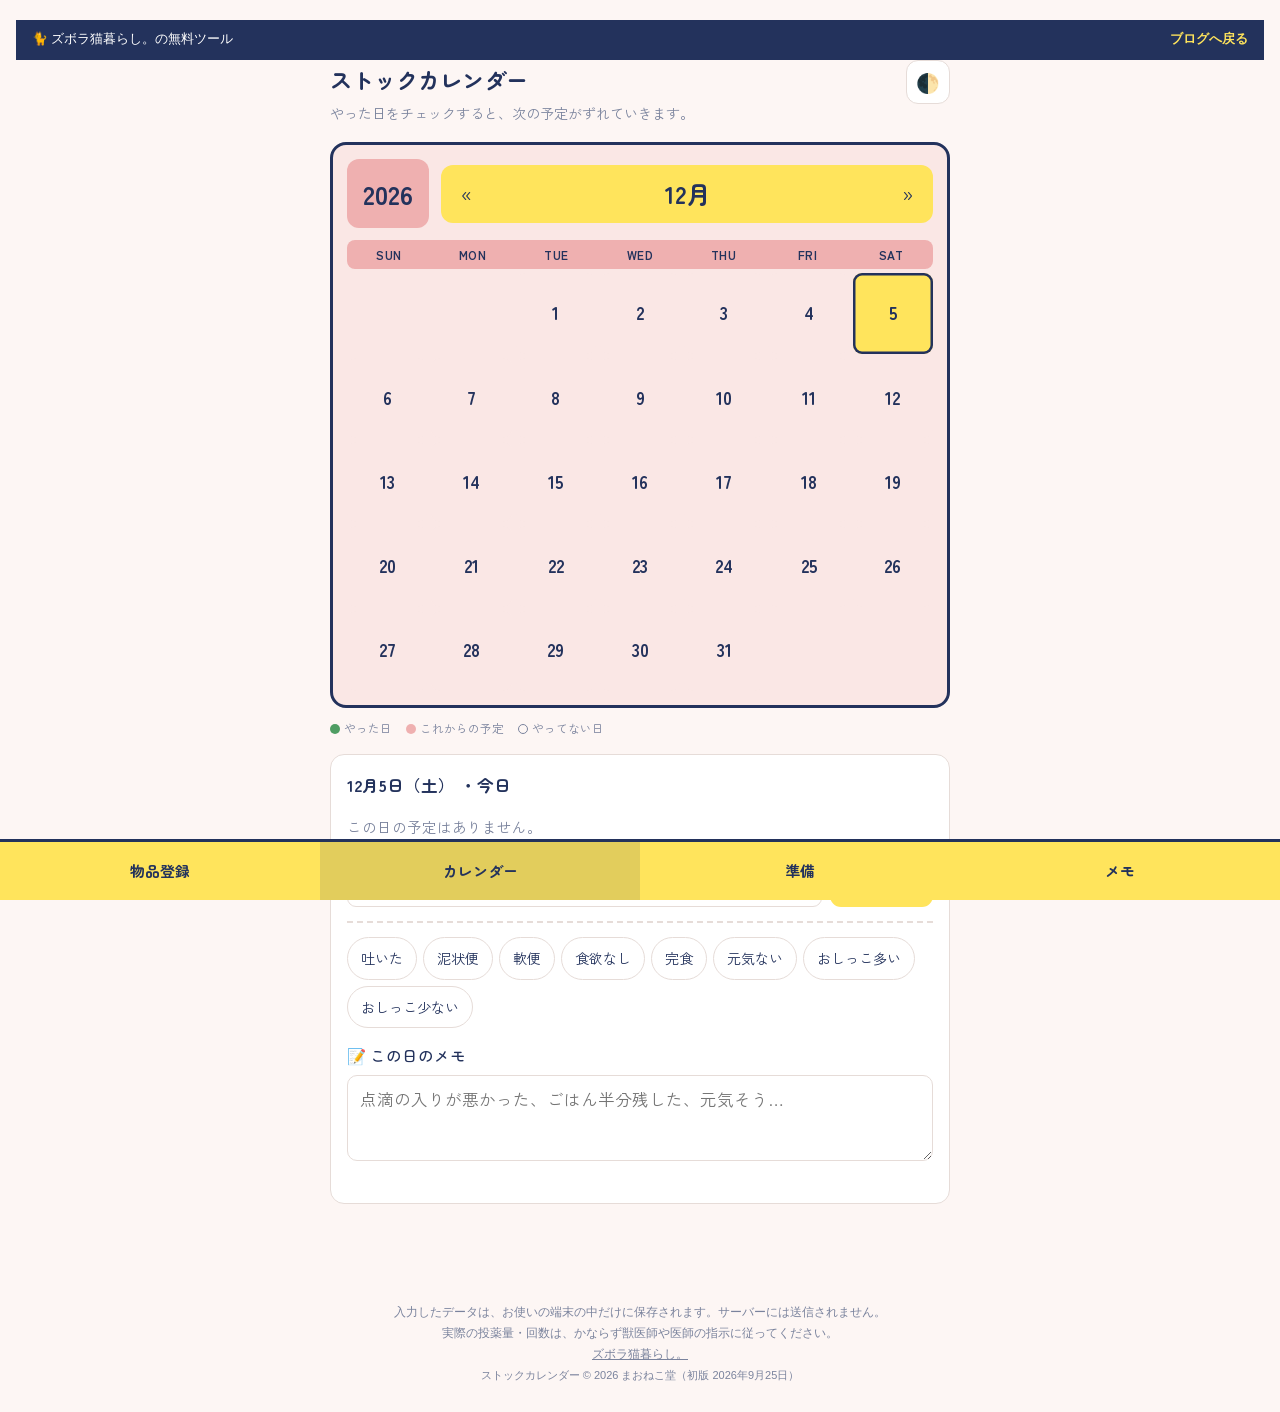
<file: static/tools/stock-calendar/index.html>
<!doctype html>
<html lang="ja">
<head>
<meta charset="utf-8">
<meta name="viewport" content="width=device-width,initial-scale=1,viewport-fit=cover">
<meta name="description" content="猫の点滴・薬・サプリや、介護や育児の消耗品を「あと何日分あるか」で管理するカレンダーです。やった日をチェックすると、次の予定と残りが自動で計算されます。">
<link rel="canonical" href="https://zubora-neko.com/tools/stock-calendar/">
<meta property="og:title" content="ストックカレンダー｜ズボラ猫暮らし。">
<meta property="og:description" content="点滴・薬・消耗品の残りと、やった記録をまとめて管理できる無料ツールです。">
<meta property="og:url" content="https://zubora-neko.com/tools/stock-calendar/">
<meta property="og:type" content="website">
<style>
:root{box-sizing:border-box;padding-top:env(safe-area-inset-top,0px)}
*{box-sizing:inherit}
[hidden]{display:none!important}
img{max-width:100%}
.sitebar{background:#23325c;color:#fff;font-size:12.5px;padding:9px 16px;display:flex;
  justify-content:space-between;align-items:center;gap:12px;flex-wrap:wrap;
  font-family:"Hiragino Sans","Yu Gothic",sans-serif}
.sitebar a{color:#ffe45c;text-decoration:none;font-weight:700}
.sitebar a:hover{text-decoration:underline}
.pagefoot{text-align:center;font-size:12px;color:#7a839d;padding:0 16px 26px;
  font-family:"Hiragino Sans","Yu Gothic",sans-serif}
.pagefoot a{color:#7a839d}
</style>
</head>
<body>
<div class="sitebar">
  <span>🐈 ズボラ猫暮らし。の無料ツール</span>
  <a href="https://zubora-neko.com/">ブログへ戻る</a>
</div>
<!--
  ストックカレンダー（Stock Calendar）
  © 2026 まおねこ堂 / ズボラ猫暮らし。  https://zubora-neko.com/tools/stock-calendar/
  初版公開：2026年9月25日
  著作者：まおねこ（まおねこ堂）
  このページの設計・コードの著作権は上記に帰属します。
  個人が自分のために使うのは自由です。
  コード・仕様をそのまま複製して再配布したり、アプリ・サービスとして公開することは許可していません。
-->
<title>ストックカレンダー</title>
<link rel="preconnect" href="https://fonts.googleapis.com">
<link rel="preconnect" href="https://fonts.gstatic.com" crossorigin>
<link rel="stylesheet" href="https://fonts.googleapis.com/css2?family=Zen+Maru+Gothic:wght@500;700&family=Zen+Kaku+Gothic+New:wght@400;500;700&display=swap">
<style>
:root{
  color-scheme: light;
  --bg:#fdf6f4;
  --card:#ffffff;
  --navy:#23325c;
  --ink:#23325c;
  --sub:#7a839d;
  --pink:#efb0b0;
  --pink-soft:#fae7e5;
  --yellow:#ffe45c;
  --yellow-soft:#fff6c9;
  --line:#e6dcd8;
  --done:#4f9d63;
  --done-soft:#e4f2e7;
  --sans:"Zen Kaku Gothic New","Hiragino Sans","Yu Gothic",sans-serif;
  --round:"Zen Maru Gothic","Hiragino Maru Gothic ProN",var(--sans);
}
@media (prefers-color-scheme: dark){
  :root:not([data-theme="light"]){
    color-scheme: dark;
    --bg:#1a1720;
    --card:#241f2c;
    --navy:#e9e3f0;
    --ink:#e9e3f0;
    --sub:#9c93ad;
    --pink:#b97c82;
    --pink-soft:#3a2b31;
    --yellow:#d9b843;
    --yellow-soft:#3b3320;
    --line:#3a3346;
    --done:#6cb783;
    --done-soft:#1f3326;
  }
}
:root[data-theme="dark"]{
  color-scheme: dark;
  --bg:#1a1720; --card:#241f2c; --navy:#e9e3f0; --ink:#e9e3f0; --sub:#9c93ad;
  --pink:#b97c82; --pink-soft:#3a2b31; --yellow:#d9b843; --yellow-soft:#3b3320; --line:#3a3346;
  --done:#6cb783; --done-soft:#1f3326;
}
*{box-sizing:border-box}
html,body{height:100%}
body{
  margin:0;background:var(--bg);color:var(--ink);
  font-family:var(--sans);font-size:16.5px;line-height:1.75;
  padding-inline:16px;padding-block:20px 0;
}
.wrap{max-width:620px;margin:0 auto;display:flex;flex-direction:column;gap:16px}
h1{font-family:var(--round);font-size:22px;margin:0}
header{position:relative}
.theme{position:absolute;top:0;right:0;font:inherit;font-size:19px;line-height:1;width:44px;height:44px;
  border-radius:12px;border:1.5px solid var(--line);background:var(--card);color:var(--ink);cursor:pointer;padding:0}
.theme:hover{border-color:var(--pink)}
.lead{color:var(--sub);font-size:14px;margin:3px 0 0}

/* カレンダー */
.calbox{border:3px solid var(--navy);border-radius:16px;background:var(--pink-soft);padding:14px}
.calhead{display:grid;grid-template-columns:auto 1fr;gap:12px;align-items:center;margin-bottom:12px}
.year{background:var(--pink);color:var(--navy);font-family:var(--round);font-weight:700;font-size:26px;
  border-radius:12px;padding:12px 16px;text-align:center;font-variant-numeric:tabular-nums}
.mon{display:flex;align-items:center;justify-content:space-between;gap:6px;
  background:var(--yellow);border-radius:12px;padding:8px 10px}
.mon b{font-family:var(--round);font-size:24px;color:var(--navy);font-variant-numeric:tabular-nums}
.mon button{font:inherit;font-size:20px;line-height:1;border:0;background:transparent;color:var(--navy);
  cursor:pointer;padding:4px 10px;border-radius:8px;font-family:var(--round)}
.mon button:hover{background:rgba(35,50,92,.1)}
.dows{display:grid;grid-template-columns:repeat(7,1fr);background:var(--pink);border-radius:8px;overflow:hidden}
.dows span{text-align:center;font-size:12px;font-weight:700;color:var(--navy);padding:4px 0;letter-spacing:.04em}
.days{display:grid;grid-template-columns:repeat(7,1fr);gap:4px;margin-top:4px}
.day{position:relative;aspect-ratio:1;border:0;border-radius:9px;background:var(--pink-soft);
  font:inherit;font-family:var(--round);font-weight:700;font-size:17.5px;color:var(--navy);
  cursor:pointer;display:flex;align-items:center;justify-content:center;font-variant-numeric:tabular-nums;
  padding:0}
.day:hover{background:var(--yellow-soft)}
.day.pad{visibility:hidden}
.day.today{box-shadow:inset 0 0 0 2.5px var(--navy)}
.day.sel{background:var(--yellow)}
.day.hasdone{background:var(--done-soft)}
.day.sel.hasdone{background:var(--yellow)}
.dots{position:absolute;bottom:5px;left:0;right:0;display:flex;gap:2.5px;justify-content:center}
.dots i{width:5px;height:5px;border-radius:50%;display:block}
.dots i.miss{background:transparent!important;border:1.5px solid var(--sub);width:6px;height:6px}
.check{position:absolute;top:3px;right:4px;font-size:10px;color:var(--done);line-height:1}
.day:focus-visible,button:focus-visible,input:focus-visible,select:focus-visible{outline:2.5px solid var(--navy);outline-offset:2px}

/* 予定 */
.plan{background:var(--card);border:1px solid var(--line);border-radius:14px;padding:16px}
.plan h2{font-family:var(--round);font-size:16.5px;margin:0 0 10px}
.ev{display:flex;align-items:center;gap:9px;padding:12px 0;border-bottom:2px solid var(--line)}
.ev:last-child{border-bottom:0}
.ev i{width:11px;height:11px;border-radius:50%;flex:0 0 auto}
.ev .nm{font-family:var(--round);font-size:16.5px;flex:1 1 auto;min-width:0;line-height:1.4}
.ev .nm small{display:block;font-family:var(--sans);font-size:13px;color:var(--sub);font-weight:400}
.ev .nm.is-done{color:var(--sub);text-decoration:line-through}
.ev .act{margin-left:auto;display:flex;gap:6px;flex:0 0 auto}
.chk{font:inherit;font-family:var(--round);font-weight:700;font-size:14.5px;border:2px solid var(--done);
  background:transparent;color:var(--done);border-radius:9px;padding:6px 12px;cursor:pointer;white-space:nowrap}
.chk:hover{background:var(--done-soft)}
.chk.on{background:var(--done);color:#fff;border-color:var(--done)}
.mini{font:inherit;font-size:13px;border:1.5px solid var(--line);background:transparent;color:var(--sub);
  border-radius:8px;padding:5px 9px;cursor:pointer;white-space:nowrap}
.mini:hover{border-color:var(--pink);color:var(--pink)}
.empty{color:var(--sub);font-size:14.5px}
.memo{margin-top:14px;border-top:2px dashed var(--line);padding-top:14px}
.memo label{display:flex;align-items:center;gap:6px;font-family:var(--round);font-size:15.5px;margin-bottom:6px}
.memo textarea{font:inherit;font-size:16.5px;line-height:1.6;width:100%;min-height:86px;resize:vertical;
  padding:10px 12px;border-radius:10px;border:1.5px solid var(--line);background:var(--card);color:var(--ink)}
.memo textarea:focus-visible{outline:2.5px solid var(--navy);outline-offset:2px}
.memo .saved{font-size:11.5px;color:var(--done);margin-top:4px;height:1.2em}
.day .memomark{position:absolute;top:3px;left:5px;width:5px;height:5px;border-radius:1px;background:var(--navy);opacity:.55}

/* 物品リスト */
.item{border:1px solid var(--line);border-radius:12px;padding:12px;margin-bottom:10px;background:var(--card)}
.item .top{display:flex;align-items:center;gap:9px;flex-wrap:wrap}
.item .top i{width:12px;height:12px;border-radius:50%;flex:0 0 auto}
.item .top b{font-family:var(--round);font-size:17.5px}
.item .top .sp{margin-left:auto;display:flex;gap:6px}
.item .meta{font-size:14px;color:var(--sub);margin-top:7px;line-height:1.65}
.item .meta b{color:var(--ink)}
.item .bar{height:6px;border-radius:3px;background:var(--pink-soft);margin-top:8px;overflow:hidden}
.item .bar em{display:block;height:100%;border-radius:3px}
.warnline{margin-top:8px;background:var(--yellow-soft);border-left:3px solid var(--yellow);
  border-radius:0 7px 7px 0;padding:8px 11px;font-size:13.5px}

/* フォーム */
.field{display:flex;flex-direction:column;gap:5px;margin-bottom:12px}
label{font-size:14px;font-weight:500}
input,select{font:inherit;font-size:16.5px;padding:11px 12px;border-radius:9px;border:1.5px solid var(--line);
  background:var(--card);color:var(--ink);width:100%;font-variant-numeric:tabular-nums}
.row2{display:grid;grid-template-columns:1fr 1fr;gap:10px}
.swatches{display:flex;gap:8px;flex-wrap:wrap}
.swatches button{width:30px;height:30px;border-radius:50%;border:2.5px solid transparent;cursor:pointer;padding:0}
.swatches button[aria-pressed="true"]{border-color:var(--navy)}
.btn{font:inherit;font-family:var(--round);font-weight:700;font-size:16.5px;border:0;border-radius:11px;
  padding:12px 18px;background:var(--yellow);color:var(--navy);cursor:pointer;width:100%}
.btn.ghost{background:transparent;border:1.5px solid var(--line);color:var(--sub);font-weight:500}

/* 下バー */
.spacer{height:86px;flex:0 0 auto}
.bar{position:fixed;left:0;right:0;bottom:0;z-index:20;display:grid;grid-template-columns:1fr 1fr 1fr 1fr;
  background:var(--yellow);border-top:3px solid var(--navy);
  padding:0 0 env(safe-area-inset-bottom,0px)}
.bar button{font:inherit;font-family:var(--round);font-weight:700;font-size:15px;border:0;background:transparent;
  color:var(--navy);padding:16px 2px;cursor:pointer;position:relative}
.bar .badge{position:absolute;top:8px;right:14px;min-width:20px;height:20px;border-radius:99px;
  background:var(--pink);color:var(--navy);font-size:11.5px;font-weight:700;line-height:20px;text-align:center;padding:0 5px}
.bar button[aria-current="true"]{background:rgba(35,50,92,.13)}
.note{font-size:13px;color:var(--sub)}
.memocard{width:100%;text-align:left;font:inherit;background:var(--card);border:1px solid var(--line);
  border-radius:12px;padding:13px 14px;margin-bottom:10px;cursor:pointer;color:var(--ink);display:block}
.memocard:hover{border-color:var(--pink)}
.memocard .dt{font-family:var(--round);font-size:15.5px;color:var(--navy);display:flex;align-items:center;gap:8px}
.memocard .dt span{font-size:13px;color:var(--sub);font-weight:400;font-family:var(--sans)}
.memocard .tx{font-size:15.5px;margin-top:6px;white-space:pre-wrap;line-height:1.65}
.memocard .tags{display:flex;gap:5px;margin-top:8px;flex-wrap:wrap}
.memocard .tags i{width:9px;height:9px;border-radius:50%;display:block}
.who{display:inline-block;font-size:12px;font-weight:700;padding:1px 8px;border-radius:999px;
  color:#fff;margin-right:6px;vertical-align:1px}
.tagbox{margin-bottom:14px}
.tagrow{margin-bottom:10px}
.tagrow .hd{font-family:var(--round);font-size:14.5px;margin-bottom:5px;display:flex;align-items:center;gap:6px}
.tagrow .bs{display:flex;gap:6px;flex-wrap:wrap}
.tagrow button{font:inherit;font-size:14px;padding:8px 13px;border-radius:999px;cursor:pointer;
  border:1.5px solid var(--line);background:var(--card);color:var(--ink)}
.tagrow button:hover{border-color:var(--pink);background:var(--pink-soft)}
.target{display:flex;align-items:center;gap:9px;padding:10px 12px;border:1px solid var(--line);
  border-radius:11px;background:var(--card);margin-bottom:8px}
.target b{font-family:var(--round);font-size:16.5px}
.target .sp{margin-left:auto;display:flex;gap:6px;align-items:center}
.target.on{border-color:var(--navy);background:var(--yellow-soft)}
.target .nm{flex:1;text-align:left;font:inherit;background:none;border:0;cursor:pointer;padding:6px 0;color:inherit;
  display:flex;align-items:center;gap:9px;min-width:0}
.target .nm b{font-family:var(--round);font-size:16.5px}
.filterbar{display:flex;align-items:center;gap:10px;flex-wrap:wrap;background:var(--yellow-soft);
  border:1px solid var(--line);border-radius:11px;padding:10px 12px;margin-bottom:10px;font-size:14px}
.filterbar button{font:inherit;font-size:13px;font-weight:700;border:1.5px solid var(--navy);background:transparent;
  color:var(--navy);border-radius:9px;padding:6px 12px;cursor:pointer;margin-left:auto}
.btn-tag{font:inherit;font-size:15px;line-height:1;padding:7px 10px;border-radius:9px;cursor:pointer;
  border:1.5px solid var(--line);background:transparent}
.btn-tag[aria-pressed="true"]{border-color:var(--navy);background:var(--yellow-soft)}
.btn-tag[aria-pressed="false"]{opacity:.42}
.subhead{font-family:var(--round);font-size:15.5px;margin:18px 0 8px}
.item.child{margin-left:18px;border-left:3px solid var(--line)}
.item.paused{opacity:.55;border-style:dashed}
.pausemark{display:inline-block;font-size:11.5px;font-weight:700;padding:2px 9px;border-radius:999px;
  background:var(--line);color:var(--sub);margin-left:6px}
.btn-pause{font:inherit;font-size:13px;border:1.5px solid var(--line);background:transparent;color:var(--sub);
  border-radius:8px;padding:5px 9px;cursor:pointer;white-space:nowrap}
.btn-pause:hover{border-color:var(--navy);color:var(--navy)}
.btn-pause.on{border-color:var(--navy);color:var(--navy);background:var(--yellow-soft);font-weight:700}
.linkmark{font-size:12.5px;color:var(--sub)}
.ord{display:flex;gap:4px;margin-left:auto}
.ord button{font:inherit;font-size:14px;line-height:1;width:32px;height:30px;border-radius:8px;
  border:1.5px solid var(--line);background:transparent;color:var(--navy);cursor:pointer;padding:0}
.ord button:disabled{opacity:.28;cursor:default}
.ord button:not(:disabled):hover{border-color:var(--pink);background:var(--pink-soft)}
.item .sp{margin-left:0}
.legend{display:flex;gap:14px;flex-wrap:wrap;font-size:11.5px;color:var(--sub);margin-top:10px}
.legend i{display:inline-block;width:10px;height:10px;border-radius:50%;vertical-align:-1px;margin-right:4px}
.legend i.miss{border:1.5px solid var(--sub);background:transparent}
.alert{border:1px solid var(--line);border-left:5px solid var(--yellow);border-radius:12px;
  padding:14px;margin-bottom:10px;background:var(--card)}
.alert .hd{display:flex;align-items:center;gap:9px;flex-wrap:wrap}
.alert .hd i{width:12px;height:12px;border-radius:50%;flex:0 0 auto}
.alert .hd b{font-family:var(--round);font-size:17.5px}
.alert .body{font-size:14px;color:var(--sub);margin-top:7px;line-height:1.65}
.alert .body b{color:var(--ink)}
.alert.hot{border-left-color:#c2410c}
.alert .when{display:inline-block;font-size:12.5px;font-weight:700;padding:2px 10px;border-radius:999px;
  background:var(--yellow-soft);color:#7a5a12;margin-top:8px}
.alert.hot .when{background:#fbeee3;color:#c2410c}
</style>

<div class="wrap">
  <header>
    <h1 id="title">ストックカレンダー</h1>
    <p class="lead" id="lead">やった日をチェックすると、次の予定がずれていきます。</p>
    <button type="button" class="theme" id="themeBtn" aria-label="表示の明るさを切り替える" title="明るさを切り替える">🌙</button>
  </header>

  <!-- カレンダー -->
  <section id="viewCal">
    <div class="calbox">
      <div class="calhead">
        <div class="year" id="year">2026</div>
        <div class="mon">
          <button type="button" id="prev" aria-label="前の月">«</button>
          <b id="monLabel">1月</b>
          <button type="button" id="next" aria-label="次の月">»</button>
        </div>
      </div>
      <div class="dows">
        <span>SUN</span><span>MON</span><span>TUE</span><span>WED</span><span>THU</span><span>FRI</span><span>SAT</span>
      </div>
      <div class="days" id="days"></div>
    </div>

    <div class="legend">
      <span><i style="background:var(--done)"></i>やった日</span>
      <span><i style="background:var(--pink)"></i>これからの予定</span>
      <span><i class="miss"></i>やってない日</span>
    </div>

    <div class="plan" style="margin-top:16px">
      <h2 id="planDate">今日の予定</h2>
      <div id="planList"></div>
      <div id="evAdd" style="margin-top:12px">
        <div style="display:grid;grid-template-columns:1fr auto;gap:8px">
          <input id="evText" placeholder="受診、フード注文、爪切り…" aria-label="予定">
          <button class="btn" id="evSave" style="width:auto;padding:10px 14px;font-size:15px">予定を追加</button>
        </div>
      </div>
      <div class="memo">
        <div class="tagbox" id="tagbox"></div>
        <label for="memoText">📝 この日のメモ</label>
        <textarea id="memoText" placeholder="点滴の入りが悪かった、ごはん半分残した、元気そう…"></textarea>
        <div class="saved" id="memoSaved"></div>
      </div>
    </div>
    <div class="spacer"></div>
  </section>

  <!-- 物品 -->
  <section id="viewItems" hidden>
    <p class="subhead" style="margin-top:0">だれの分か</p>
    <div id="targetList"></div>
    <div style="display:grid;grid-template-columns:1fr auto;gap:8px;margin-bottom:8px">
      <input id="tName" placeholder="猫の名前 / 自分 / 子どもの名前…" aria-label="対象の名前">
      <button class="btn" id="tAdd" style="width:auto;padding:10px 16px">追加</button>
    </div>
    <div class="swatches" id="tColors" style="margin-bottom:6px"></div>
    <p class="note" style="margin-bottom:10px">📝 を押すと、カレンダーのメモ欄に「吐いた」などのタグを出すかどうかを切り替えられます。</p>
    <p class="subhead">物品</p>
    <div class="filterbar" id="filterBar" hidden></div>
    <button class="btn" id="addOpen" style="margin-bottom:12px">＋ 物品を追加</button>
    <div id="itemList"></div>

    <p class="subhead">記録の持ち出し</p>
    <p class="note" style="margin-bottom:8px">記録はこの端末の中だけに残ります。自動では消えませんが、下のような場合に消えます。
      <br>・ブラウザで「<b>Cookie と他のサイトデータ</b>」を削除したとき（「キャッシュされた画像とファイル」だけなら消えません）
      <br>・機種変更をしたとき
      <br>・シークレットモードで使ったとき</p>
    <p class="note" style="margin-bottom:8px"><b>月に1回、受診や買い足しのタイミングで書き出しておくと安心です。</b>書き出すと文字がコピーされるので、メモアプリなどに貼って保存してください。戻すときは「読み込む」に貼り付けます。</p>
    <div style="display:grid;grid-template-columns:1fr 1fr;gap:8px">
      <button class="btn ghost" id="expBtn">書き出す</button>
      <button class="btn ghost" id="impBtn">読み込む</button>
    </div>
    <textarea id="ioBox" hidden style="width:100%;min-height:110px;margin-top:8px;font-size:13px;
      padding:10px;border-radius:10px;border:1.5px solid var(--line);background:var(--card);color:var(--ink)"></textarea>
    <div id="ioMsg" class="note" style="margin-top:6px"></div>
    <div class="spacer"></div>
  </section>

  <!-- 準備するもの -->
  <section id="viewAlert" hidden>
    <div id="alertList"></div>
    <div class="spacer"></div>
  </section>

  <!-- メモ一覧 -->
  <section id="viewMemo" hidden>
    <div id="memoList"></div>
    <div class="spacer"></div>
  </section>

  <!-- 登録フォーム -->
  <section id="viewForm" hidden>
    <div class="plan">
      <h2 id="formTitle">物品を登録</h2>
      <div class="field">
        <label for="fName">名前</label>
        <input id="fName" placeholder="使用するもの">
      </div>
      <div class="field">
        <label for="fParent">一緒に使うもの</label>
        <select id="fParent"></select>
        <span class="note">えらぶと、その物品の「やった」で一緒にへります。（点滴 → 翼状針・チューブ など）</span>
      </div>
      <div class="field">
        <label for="fWho">だれの分</label>
        <select id="fWho"></select>
      </div>
      <div class="row2">
        <div class="field">
          <label for="fQty">残りの個数</label>
          <input type="number" id="fQty" value="1" min="0" step="1" inputmode="numeric">
        </div>
        <div class="field">
          <label for="fPer">1回に使う数</label>
          <input type="number" id="fPer" value="1" min="0.1" step="0.1" inputmode="decimal">
          <span class="note">1/2は0.5、1/3は0.33、1/4は0.25</span>
        </div>
      </div>
      <div class="field">
        <label for="fSlots">1日に何回</label>
        <select id="fSlots">
          <option value="1" selected>1回</option>
          <option value="2">2回（朝・夜）</option>
          <option value="3">3回（朝・昼・夜）</option>
        </select>
      </div>
      <div class="field">
        <label for="fPace">使うペース</label>
        <select id="fPace">
          <option value="1">毎日</option>
          <option value="2" selected>1日おき（2日に1回）</option>
          <option value="3">2日おき（3日に1回）</option>
          <option value="3.5">週2回</option>
          <option value="7">週1回</option>
          <option value="10">10日ごと</option>
          <option value="14">2週間ごと</option>
          <option value="15">月2回（15日ごと）</option>
          <option value="30">月1回（30日ごと）</option>
          <option value="60">2か月ごと</option>
          <option value="90">3か月ごと</option>
          <option value="180">半年ごと</option>
          <option value="365">1年ごと</option>
        </select>
      </div>
      <div class="field">
        <label style="display:flex;align-items:center;gap:8px;cursor:pointer">
          <input type="checkbox" id="fCheck" checked style="width:auto;margin:0">
          「やった」ボタンを出す
        </label>
        <span class="note">出さないと、予定の日が来たら自動でへります。毎日かならずやるもの（翼状針・チューブなど）向き。</span>
      </div>
      <div class="field">
        <label for="fNext">次に使う日</label>
        <input type="date" id="fNext">
        <span class="note">やった日をチェックしていくと、ここから先は自動でずれます。</span>
      </div>
      <div class="field">
        <label>色</label>
        <div class="swatches" id="fColors"></div>
      </div>
      <div class="field">
        <label for="fLead">何日前に知らせる？</label>
        <input type="number" id="fLead" value="7" min="0" step="1" inputmode="numeric">
        <span class="note">受診や注文の目安です。</span>
      </div>
      <button class="btn" id="save">保存する</button>
      <button class="btn ghost" id="cancel" style="margin-top:8px">やめる</button>
    </div>
    <div class="spacer"></div>
  </section>
</div>

<nav class="bar">
  <button type="button" id="navItems">物品登録</button>
  <button type="button" id="navCal" aria-current="true">カレンダー</button>
  <button type="button" id="navAlert">準備<span class="badge" id="alertBadge" hidden>0</span></button>
  <button type="button" id="navMemo">メモ</button>
</nav>

<script>
const $ = s => document.querySelector(s);
const COLORS = ["#e0736f","#e89b3c","#4f9d63","#3f86c4","#8a6ec9","#c2609c"];
const PACES = {1:"毎日",2:"1日おき",3:"2日おき",3.5:"週2回",7:"週1回",10:"10日ごと",14:"2週間ごと",15:"月2回",30:"月1回",60:"2か月ごと",90:"3か月ごと",180:"半年ごと",365:"1年ごと"};
const DOW = "日月火水木金土";
const mid = d => { const x = new Date(d); x.setHours(0,0,0,0); return x; };
const addD = (d,n) => { const x = new Date(d); x.setDate(x.getDate()+n); return x; };
const key = d => `${d.getFullYear()}-${d.getMonth()+1}-${d.getDate()}`;
const iso = d => `${d.getFullYear()}-${String(d.getMonth()+1).padStart(2,"0")}-${String(d.getDate()).padStart(2,"0")}`;
const fromIso = s => mid(new Date(s + "T00:00:00"));

let items = [];
try{ const raw = localStorage.getItem("stockcal_items"); if(raw) items = JSON.parse(raw); }catch(e){}
// はじめて開いた人には、何も入っていない状態で見せる
items.forEach(it => { if(!Array.isArray(it.done)) it.done = []; if(!it.slots) it.slots = 1; if(it.check === undefined) it.check = true; if(it.pause === undefined) it.pause = false; if(it.used0 === undefined) it.used0 = 0; });
const SLOT_NAMES = {1:[""], 2:["朝","夜"], 3:["朝","昼","夜"]};
const slotsOf = it => SLOT_NAMES[it.slots] || [""];
const doneKey = (d, name) => iso(d) + (name ? "#" + name : "");
function save(){ try{ localStorage.setItem("stockcal_items", JSON.stringify(items)); }catch(e){} }

let targets = [];
try{ const raw = localStorage.getItem("stockcal_targets"); if(raw) targets = JSON.parse(raw); }catch(e){}
// 対象（だれの分か）も、最初は空
targets.forEach(t => { if(t.tag === undefined) t.tag = true; });
function saveT(){ try{ localStorage.setItem("stockcal_targets", JSON.stringify(targets)); }catch(e){} }
const findT = id => targets.find(t => t.id === id);
const TCOLORS = ["#3f86c4","#c2609c","#4f9d63","#e89b3c","#8a6ec9","#e0736f","#2fa3a3","#7a839d"];
let tPicked = TCOLORS[0];
let tEditing = null;   // 色を変えたい対象のid
function drawTColors(){
  const el = $("#tColors");
  if(!el) return;
  el.innerHTML = TCOLORS.map(c=>
    `<button type="button" data-tc="${c}" style="background:${c}" aria-pressed="${c===tPicked}" aria-label="色"></button>`).join("");
  el.querySelectorAll("[data-tc]").forEach(b=>{
    b.onclick = () => {
      tPicked = b.dataset.tc;
      if(tEditing){ const t = findT(tEditing); if(t) t.color = tPicked; saveT(); tEditing = null;
        drawTargets(); drawItems(); drawCal(); drawPlan(); drawTags(); }
      drawTColors();
    };
  });
}
let filterWho = null;   // だれの分だけ表示するか
const kidsOf = id => items.filter(x => x.parent === id);
const isChild = it => !!it.parent && items.some(x => x.id === it.parent);

const TAGS = ["吐いた","泥状便","軟便","食欲なし","完食","元気ない","おしっこ多い","おしっこ少ない"];

let events = [];
try{ const raw = localStorage.getItem("stockcal_events"); if(raw) events = JSON.parse(raw); }catch(e){}
function saveEv(){ try{ localStorage.setItem("stockcal_events", JSON.stringify(events)); }catch(e){} }

let notes = {};
try{ const raw = localStorage.getItem("stockcal_notes"); if(raw) notes = JSON.parse(raw); }catch(e){}
function saveNotes(){ try{ localStorage.setItem("stockcal_notes", JSON.stringify(notes)); }catch(e){} }

let cur = mid(new Date());
let sel = mid(new Date());
let editing = null;
let pickedColor = COLORS[0];

const step = (it, i) => it.pace === 3.5 ? (i % 2 === 0 ? 3 : 4) : it.pace;

// 残りの個数（やった回数ぶんを引く）
// 登録した日から数えた、ぜんぶの予定日
function allDates(it){
  const n = Math.floor(it.qty / (it.per * it.slots));
  const out = [];
  let d = fromIso(it.next);
  for(let i=0;i<n;i++){ out.push(mid(d)); d = addD(d, step(it,i)); }
  return out;
}
// 自動でへるぶん（「やった」ボタンを出さないもの）
const autoUsed = it => (it.check || isChild(it)) ? 0 : allDates(it).filter(d => d < mid(new Date())).length;
// 親にぶら下がっているものは、親のチェックで入った done で数える
// 補充したときの「やった回数」を起点にして、そこから先だけ数える
const usedCount = it => Math.max(0, it.done.length - (it.used0 || 0));
const restQty = it => Math.max(0, Math.round((it.qty - ((it.check || isChild(it)) ? usedCount(it) : autoUsed(it) * it.slots) * it.per) * 100) / 100);
// 何日分のこっているか（1日に slots 回ぶん使う）
const restDays = it => Math.floor(restQty(it) / (it.per * it.slots));
const restTimes = it => restDays(it);

// これからの予定。最後にやった日があれば、そこを起点にずらす
function useDates(it){
  if(!it.check && !isChild(it)){
    const t0 = mid(new Date());
    return allDates(it).filter(d => d >= t0);
  }
  // 補充したあとの「やった日」だけを見る（補充前の履歴に引きずられないように）
  const sorted = it.done.slice(it.used0 || 0).map(x => x.split("#")[0]).sort();
  const lastDay = sorted.length ? fromIso(sorted[sorted.length-1]) : null;
  // その日の朝・夜がぜんぶ済んでいれば次の日へ。まだ残っていればその日のまま
  const allDone = lastDay && slotsOf(it).every(sl => it.done.includes(doneKey(lastDay, sl)));
  let base = lastDay ? (allDone ? addD(lastDay, step(it,0)) : lastDay) : fromIso(it.next);
  // 「次に使う日」を手で先の日付に直したときは、そちらを優先する
  const picked = fromIso(it.next);
  if(picked && mid(picked) > mid(base)) base = mid(picked);
  const today = mid(new Date());
  let start = base;
  // やり忘れて日が過ぎていたら、今日からやり直す
  if(sorted.length && start < today && allDone) start = today;
  const out = [];
  let d = start;
  for(let i=0;i<restTimes(it);i++){
    out.push(mid(d));
    d = addD(d, step(it,i));
  }
  return out;
}

function scheduleMap(){
  const map = {};
  items.filter(it => !isChild(it) && !it.pause).forEach(it=>{
    // これからの予定
    const ds = useDates(it);
    ds.forEach((d,i)=>{
      const k = key(d);
      (map[k] = map[k] || []).push({it, kind:"plan", left: ds.length - i, last: i === ds.length-1});
    });
    // やった日
    it.done.forEach(s=>{
      const k = key(fromIso(s.split("#")[0]));
      (map[k] = map[k] || []).push({it, kind:"done"});
    });
  });
  return map;
}

function drawCal(){
  const map = scheduleMap();
  const today = mid(new Date());
  $("#year").textContent = cur.getFullYear();
  $("#monLabel").textContent = (cur.getMonth()+1) + "月";
  const first = new Date(cur.getFullYear(), cur.getMonth(), 1);
  const days = new Date(cur.getFullYear(), cur.getMonth()+1, 0).getDate();
  let h = "";
  for(let i=0;i<first.getDay();i++) h += `<button class="day pad" tabindex="-1">0</button>`;
  for(let d=1;d<=days;d++){
    const dt = new Date(cur.getFullYear(), cur.getMonth(), d);
    const evs = map[key(dt)] || [];
    const mine = events.filter(e=>e.date === iso(dt));
    const cls = ["day"];
    if(key(dt) === key(today)) cls.push("today");
    if(key(dt) === key(sel)) cls.push("sel");
    if(evs.some(e=>e.kind==="done")) cls.push("hasdone");
    const marks = evs.map(e => e.kind === "done"
        ? `<i style="background:${e.it.color}"></i>`
        : (dt < today ? `<i class="miss"></i>` : `<i style="background:${e.it.color}"></i>`))
      .concat(mine.map(()=>`<i style="background:var(--navy)"></i>`));
    const dots = marks.length ? `<span class="dots">${marks.slice(0,4).join("")}</span>` : "";
    const chk = evs.some(e=>e.kind==="done") ? `<span class="check">✓</span>` : "";
    const memo = notes[iso(dt)] ? `<span class="memomark"></span>` : "";
    h += `<button class="day ${cls.join(" ")}" data-d="${d}">${d}${chk}${memo}${dots}</button>`;
  }
  $("#days").innerHTML = h;
  $("#days").querySelectorAll("[data-d]").forEach(b=>{
    b.onclick = () => { sel = new Date(cur.getFullYear(), cur.getMonth(), +b.dataset.d); drawCal(); drawPlan(); drawMemo(); };
  });
}

function toggleDone(id, slot){
  const it = items.find(x=>x.id === id);
  const k = doneKey(sel, slot);
  const on = !it.done.includes(k);
  const apply = t => {
    if(on){ if(!t.done.includes(k)) t.done.push(k); }
    else t.done = t.done.filter(x=>x !== k);
  };
  apply(it);
  // 一緒に使うものは、その子自身の予定日が来ていたときだけ減らす
  kidsOf(it.id).forEach(kid => {
    const nx = useDates(kid)[0];
    if(on){ if(nx && nx <= sel) apply(kid); }
    else apply(kid);   // 取り消しは、入っていれば外す
  });
  save(); drawCal(); drawPlan(); drawAlerts();
}

function drawPlan(){
  const map = scheduleMap();
  const evs = map[key(sel)] || [];
  const today = mid(new Date());
  const isToday = key(sel) === key(today);
  const past = sel < today;
  $("#planDate").textContent = `${sel.getMonth()+1}月${sel.getDate()}日（${DOW[sel.getDay()]}）${isToday ? " ・今日" : ""}`;

  const mine = events.filter(e=>e.date === iso(sel));
  // 予定にない日でも、その日にやったことを記録できるようにする
  const shown = new Set(evs.map(e=>e.it.id));
  const extra = (isToday || past) ? items.filter(it => it.check && !it.pause && !shown.has(it.id) && restTimes(it) > 0) : [];

  if(!evs.length && !mine.length && !extra.length){
    $("#planList").innerHTML = `<p class="empty">この日の予定はありません。</p>`;
  }else{
    const rows = [];
    const seen = new Set();
    const pushItem = (it, kind, info) => {
      if(seen.has(it.id)) return;
      seen.add(it.id);
      (it.check ? slotsOf(it) : [""]).forEach(slot => {
        const k = doneKey(sel, slot);
        const isDone = it.done.includes(k);
        const left = (info && typeof info.left === "number") ? info.left : restDays(it);
        const label = isDone ? "済"
          : kind === "extra" ? "予定外"
          : past ? "やってない"
          : (info && info.last) || left <= 1 ? "最後の1つ"
          : `のこり ${left} 日分`;
        rows.push(`<div class="ev">
          <i style="background:${it.color}"></i>
          <span class="nm ${isDone ? "is-done" : ""}">${it.who && findT(it.who) ? `<span class="who" style="background:${findT(it.who).color}">${findT(it.who).name}</span>` : ""}${it.name}${slot ? `<b style="font-weight:700">（${slot}）</b>` : ""}<small>${label}${(() => { const due = kidsOf(it.id).filter(k => { const n = useDates(k)[0]; return (n && n <= sel) || k.done.includes(doneKey(sel, slot)); }); return due.length ? `　＋ ${due.map(k=>k.name).join("・")}` : ""; })()}</small></span>
          ${it.check ? `<span class="act"><button class="chk ${isDone ? "on" : ""}" data-done="${it.id}" data-slot="${slot}">${isDone ? "✓ 済" : "やった"}</button></span>` : ""}
        </div>`);
      });
    };
    evs.filter(e => e.kind !== "done" || !evs.some(x => x.it.id === e.it.id && x.kind === "plan"))
       .forEach(e => pushItem(e.it, e.kind, e));
    extra.forEach(it => pushItem(it, "extra", null));
    const evRows = mine.map(e=>`
      <div class="ev">
        <i style="background:var(--navy)"></i>
        <span class="nm">${e.text}</span>
        <span class="act"><button class="mini" data-ev="${e.id}">削除</button></span>
      </div>`);
    $("#planList").innerHTML = rows.concat(evRows).join("");
    $("#planList").querySelectorAll("[data-done]").forEach(b=>{
      b.onclick = () => toggleDone(+b.dataset.done, b.dataset.slot);
    });
    $("#planList").querySelectorAll("[data-ev]").forEach(b=>{
      b.onclick = () => { events = events.filter(x=>x.id !== +b.dataset.ev); saveEv(); drawCal(); drawPlan(); };
    });
  }
}

function drawMemo(){
  const t = $("#memoText");
  if(!t) return;
  t.value = notes[iso(sel)] || "";
  $("#memoSaved").textContent = "";
}

function drawTargets(){
  const el = $("#targetList");
  if(!el) return;
  el.innerHTML = targets.length ? targets.map(t=>`
    <div class="target${filterWho===t.id ? " on" : ""}">
      <button type="button" data-tcol="${t.id}" title="色を変える"
        style="width:20px;height:20px;padding:0;border-radius:50%;border:2px solid ${tEditing===t.id ? "var(--navy)" : "transparent"};background:${t.color};cursor:pointer"></button>
      <button type="button" class="nm" data-tfil="${t.id}" title="この人のものだけ表示"><b>${t.name}</b></button>
      <span class="sp">
        <button type="button" class="btn-tag" data-ttag="${t.id}" aria-pressed="${t.tag !== false}"
          title="${t.tag !== false ? "メモのタグを出している" : "メモのタグを出さない"}">📝</button>
        <button class="mini" data-tdel="${t.id}">削除</button>
      </span>
    </div>`).join("") : `<p class="empty">まだ登録がありません。<br>猫の名前、自分、お子さんの名前など、ケアする相手を登録してください。</p>`;
  el.querySelectorAll("[data-tfil]").forEach(b=>{
    b.onclick = () => {
      const id = +b.dataset.tfil;
      filterWho = (filterWho === id) ? null : id;
      drawTargets(); drawItems();
    };
  });
  el.querySelectorAll("[data-ttag]").forEach(b=>{
    b.onclick = () => {
      const t = findT(+b.dataset.ttag);
      if(t){ t.tag = t.tag === false; saveT(); drawTargets(); drawTags(); }
    };
  });
  el.querySelectorAll("[data-tcol]").forEach(b=>{
    b.onclick = () => { tEditing = (tEditing === +b.dataset.tcol) ? null : +b.dataset.tcol; drawTargets(); drawTColors(); };
  });
  el.querySelectorAll("[data-tdel]").forEach(b=>{
    b.onclick = () => {
      const id = +b.dataset.tdel;
      targets = targets.filter(x=>x.id !== id);
      items.forEach(it => { if(it.who === id) it.who = null; });
      saveT(); save(); drawTargets(); drawItems(); drawCal(); drawPlan(); drawTags();
    };
  });
}

function drawTags(){
  const box = $("#tagbox");
  if(!box) return;
  const add = txt => {
    const t = $("#memoText");
    t.value = (t.value ? t.value.replace(/\s*$/,"") + "\n" : "") + txt;
    t.dispatchEvent(new Event("input"));
  };
  const on = targets.filter(t => t.tag !== false);
  const rows = on.length ? on : (targets.length ? [] : [{id:0, name:"", color:"var(--navy)"}]);
  box.innerHTML = rows.map(t=>`
    <div class="tagrow">
      ${t.name ? `<div class="hd"><i style="display:block;width:10px;height:10px;border-radius:50%;background:${t.color}"></i>${t.name}</div>` : ""}
      <div class="bs">${TAGS.map(g=>`<button type="button" data-tag="${t.id}|${g}">${g}</button>`).join("")}</div>
    </div>`).join("");
  box.querySelectorAll("[data-tag]").forEach(b=>{
    b.onclick = () => {
      const [id, g] = b.dataset.tag.split("|");
      const t = findT(+id);
      add(t ? `${t.name}：${g}` : g);
    };
  });
}

function drawItems(){
  const shown = filterWho ? items.filter(x => x.who === filterWho) : items;
  const bar = $("#filterBar");
  if(bar){
    const t = findT(filterWho);
    bar.hidden = !t;
    if(t) bar.innerHTML = `<i style="display:block;width:12px;height:12px;border-radius:50%;background:${t.color}"></i>
      <span><b>${t.name}</b> のものだけ表示中（${shown.length}件）</span>
      <button type="button" id="filterOff">すべて表示</button>`;
    const off = $("#filterOff");
    if(off) off.onclick = () => { filterWho = null; drawTargets(); drawItems(); };
  }
  if(!shown.length && filterWho){
    $("#itemList").innerHTML = `<p class="empty">この人の物品は、まだ登録されていません。</p>`;
    return;
  }
  if(!items.length){ $("#itemList").innerHTML = `<p class="empty">まだ登録がありません。<br>下の「＋ 物品を追加」から、点滴・薬・サプリ・ガーゼなど、残りを数えたいものを登録してください。</p>`; return; }
  const today = mid(new Date());
  $("#itemList").innerHTML = shown.map(it=>{
    const ds = useDates(it);
    const times = ds.length;
    const last = ds[times-1];
    const left = last ? Math.round((last - today)/86400000) : 0;
    const visit = last ? addD(last, -it.lead) : null;
    const vd = visit ? Math.round((visit - today)/86400000) : 0;
    const total = Math.floor(it.qty / (it.per * it.slots)) || 1;
    const pct = Math.max(4, Math.min(100, Math.round(times / total * 100)));
    const warn = !times ? "在庫がありません。" : vd <= 0 ? "そろそろ用意する時期です。" : vd <= 3 ? `あと ${vd} 日で、用意する目安です。` : "";
    const nextDay = ds[0];
    return `<div class="item${isChild(it) ? " child" : ""}${it.pause ? " paused" : ""}">
      <div class="top"><i style="background:${it.color}"></i>${it.who && findT(it.who) ? `<span class="who" style="background:${findT(it.who).color}">${findT(it.who).name}</span>` : ""}<b>${it.name}</b>${isChild(it) ? `<span class="linkmark">↳ ${(items.find(x=>x.id===it.parent)||{}).name} と一緒</span>` : ""}${it.pause ? `<span class="pausemark">お休み中</span>` : ""}
        <span class="ord">
          <button type="button" data-up="${it.id}" aria-label="上へ">▲</button>
          <button type="button" data-down="${it.id}" aria-label="下へ">▼</button>
        </span>
        <span class="sp">
          <button class="btn-pause${it.pause ? " on" : ""}" data-pause="${it.id}">${it.pause ? "もどす" : "休む"}</button>
          <button class="mini" data-edit="${it.id}">なおす</button>
          <button class="mini" data-del="${it.id}">削除</button>
        </span></div>
      <div class="meta">
        のこり <b>${restQty(it)}</b> 個（<b>${times}</b> 日分） ／ ${PACES[it.pace]}${it.slots>1 ? ` ・1日${it.slots}回` : ""} ／ 1回 ${it.per} 個<br>
        ${nextDay ? `次は <b>${nextDay.getMonth()+1}月${nextDay.getDate()}日</b>` : "使いきりました"}
        ${last ? ` ・ 最後は <b>${last.getMonth()+1}月${last.getDate()}日</b>（あと ${left} 日）` : ""}<br>
        ${isChild(it) ? `一緒に使った回数：${usedCount(it)} 回${(it.used0||0) ? `（ぜんぶで ${it.done.length} 回）` : ""}` : it.check ? `やった回数：${usedCount(it)} 回${(it.used0||0) ? `（ぜんぶで ${it.done.length} 回）` : ""}` : `自動でへる設定（${autoUsed(it)} 日ぶん使用ずみ）`}
      </div>
      <div class="bar"><em style="width:${pct}%;background:${it.color}"></em></div>
      ${warn ? `<div class="warnline">${warn}</div>` : ""}
    </div>`;
  }).join("");
  $("#itemList").querySelectorAll("[data-del]").forEach(b=>{
    b.onclick = () => {
      const id = +b.dataset.del;
      items = items.filter(x=>x.id !== id);
      items.forEach(x => { if(x.parent === id) x.parent = null; });
      save(); drawItems(); drawCal(); drawPlan(); drawAlerts();
    };
  });
  const move = (id, dir) => {
    const i = items.findIndex(x => x.id === id);
    const j = i + dir;
    if(i < 0 || j < 0 || j >= items.length) return;
    [items[i], items[j]] = [items[j], items[i]];
    save(); drawItems(); drawCal(); drawPlan(); drawAlerts();
  };
  $("#itemList").querySelectorAll("[data-up]").forEach(b=>{ b.onclick = () => move(+b.dataset.up, -1) });
  $("#itemList").querySelectorAll("[data-down]").forEach(b=>{ b.onclick = () => move(+b.dataset.down, 1) });
  const first = items[0] && items[0].id, last = items[items.length-1] && items[items.length-1].id;
  const fu = $("#itemList").querySelector(`[data-up="${first}"]`); if(fu) fu.disabled = true;
  const fd = $("#itemList").querySelector(`[data-down="${last}"]`); if(fd) fd.disabled = true;
  $("#itemList").querySelectorAll("[data-pause]").forEach(b=>{
    b.onclick = () => {
      const it = items.find(x=>x.id === +b.dataset.pause);
      if(it){ it.pause = !it.pause; save(); drawItems(); drawCal(); drawPlan(); drawAlerts(); }
    };
  });
  $("#itemList").querySelectorAll("[data-edit]").forEach(b=>{
    b.onclick = () => openForm(items.find(x=>x.id === +b.dataset.edit));
  });
}

function drawColors(){
  $("#fColors").innerHTML = COLORS.map(c=>
    `<button type="button" data-c="${c}" style="background:${c}" aria-pressed="${c===pickedColor}" aria-label="色"></button>`).join("");
  $("#fColors").querySelectorAll("[data-c]").forEach(b=>{
    b.onclick = () => { pickedColor = b.dataset.c; drawColors(); };
  });
}

function openForm(it){
  editing = it || null;
  $("#formTitle").textContent = it ? "物品をなおす" : "物品を登録";
  $("#fName").value = it ? it.name : "";
  $("#fQty").value  = it ? it.qty  : 1;
  $("#fPer").value  = it ? it.per  : 1;
  $("#fPace").value = it ? it.pace : 2;
  $("#fSlots").value = it ? (it.slots || 1) : 1;
  $("#fWho").innerHTML = `<option value="">（なし）</option>` +
    targets.map(t=>`<option value="${t.id}">${t.name}</option>`).join("");
  $("#fWho").value = it && it.who ? it.who : "";
  $("#fCheck").checked = it ? it.check !== false : true;
  $("#fParent").innerHTML = `<option value="">（なし）</option>` +
    items.filter(x => (!it || x.id !== it.id) && !x.parent)
         .map(x=>`<option value="${x.id}">${x.name}</option>`).join("");
  $("#fParent").value = it && it.parent ? it.parent : "";
  $("#fNext").value = it ? it.next : iso(new Date());
  $("#fLead").value = it ? it.lead : 7;
  pickedColor = it ? it.color : COLORS[items.length % COLORS.length];
  drawColors();
  show("form");
}

function show(v){
  ["Cal","Items","Form","Memo","Alert"].forEach(x=>$("#view"+x).hidden = true);
  $("#view"+{cal:"Cal",items:"Items",form:"Form",memo:"Memo",alert:"Alert"}[v]).hidden = false;
  $("#navCal").setAttribute("aria-current", String(v==="cal"));
  $("#navItems").setAttribute("aria-current", String(v==="items"||v==="form"));
  $("#navMemo").setAttribute("aria-current", String(v==="memo"));
  $("#navAlert").setAttribute("aria-current", String(v==="alert"));
  const t = {cal:["ストックカレンダー","やった日をチェックすると、次の予定がずれていきます。"],
             items:["物品登録","登録しているものの、のこりです。"],
             form:["物品登録","名前と残りの数を入れてください。"],
             memo:["メモ","書いた日だけ、新しい順に並びます。"],
             alert:["準備するもの","そろそろ用意したほうがいいものが並びます。"]}[v];
  $("#title").textContent = t[0]; $("#lead").textContent = t[1];
  if(v==="items"){ drawTargets(); drawTColors(); drawItems(); }
  if(v==="memo") drawMemoList();
  if(v==="alert") drawAlerts();
  window.scrollTo(0,0);
}

// 用意する時期が来ているものを集める
function alertItems(){
  const today = mid(new Date());
  return items.filter(it => !it.pause).map(it=>{
    const ds = useDates(it);
    const last = ds[ds.length-1];
    if(!ds.length) return {it, days:-1, last:null, out:true};
    const visit = addD(last, -it.lead);
    const vd = Math.round((visit - today)/86400000);
    const left = Math.round((last - today)/86400000);
    return {it, days:vd, left, last, out:false};
  }).filter(x => x.out || x.days <= 3);
}

function drawAlerts(){
  const list = alertItems().sort((a,b)=>(a.out?-1:0)-(b.out?-1:0) || a.days-b.days);
  const el = $("#alertList");
  if(el){
    el.innerHTML = list.length ? list.map(x=>{
      const it = x.it, who = it.who && findT(it.who);
      if(x.out) return `<div class="alert hot">
        <div class="hd"><i style="background:${it.color}"></i>${who?`<span class="who" style="background:${who.color}">${who.name}</span>`:""}<b>${it.name}</b></div>
        <div class="body">在庫がありません。</div>
        <span class="when">今すぐ用意</span></div>`;
      return `<div class="alert${x.days<=0?" hot":""}">
        <div class="hd"><i style="background:${it.color}"></i>${who?`<span class="who" style="background:${who.color}">${who.name}</span>`:""}<b>${it.name}</b></div>
        <div class="body">のこり <b>${restQty(it)}</b> 個（<b>${restDays(it)}</b> 日分）<br>
          最後は <b>${x.last.getMonth()+1}月${x.last.getDate()}日</b>（あと ${x.left} 日）</div>
        <span class="when">${x.days<=0?"そろそろ用意する時期です":`あと ${x.days} 日で用意の目安`}</span></div>`;
    }).join("") : `<p class="empty">いま用意するものはありません。<br>「何日前に知らせる？」の設定に近づくと、ここに並びます。</p>`;
  }
  const b = $("#alertBadge");
  if(b){ b.hidden = list.length === 0; b.textContent = list.length; }
}

function drawMemoList(){
  const ks = Object.keys(notes).filter(k => (notes[k]||"").trim()).sort().reverse();
  if(!ks.length){
    $("#memoList").innerHTML = `<p class="empty">まだメモがありません。<br>カレンダーで日を選んで、下の欄に書いてください。</p>`;
    return;
  }
  const today = mid(new Date());
  $("#memoList").innerHTML = ks.map(k=>{
    const d = fromIso(k);
    const diff = Math.round((today - d)/86400000);
    const when = diff === 0 ? "今日" : diff === 1 ? "きのう" : diff > 0 ? `${diff}日前` : `${-diff}日後`;
    const dones = items.filter(it => it.done.some(x => x.split("#")[0] === k));
    const evs = events.filter(e => e.date === k);
    return `<button type="button" class="memocard" data-go="${k}">
      <div class="dt">${d.getFullYear() === today.getFullYear() ? "" : d.getFullYear()+"年 "}${d.getMonth()+1}月${d.getDate()}日（${DOW[d.getDay()]}）<span>${when}</span></div>
      <div class="tx">${(notes[k]||"").replace(/</g,"&lt;")}</div>
      ${(dones.length||evs.length) ? `<div class="tags">${dones.map(it=>`<i style="background:${it.color}" title="${it.name}"></i>`).join("")}${evs.map(()=>`<i style="background:var(--navy)"></i>`).join("")}</div>` : ""}
    </button>`;
  }).join("");
  $("#memoList").querySelectorAll("[data-go]").forEach(b=>{
    b.onclick = () => {
      sel = fromIso(b.dataset.go);
      cur = new Date(sel.getFullYear(), sel.getMonth(), 1);
      show("cal"); drawCal(); drawPlan(); drawMemo();
    };
  });
}

$("#prev").onclick = () => { cur = new Date(cur.getFullYear(), cur.getMonth()-1, 1); drawCal(); };
$("#next").onclick = () => { cur = new Date(cur.getFullYear(), cur.getMonth()+1, 1); drawCal(); };
$("#navCal").onclick = () => show("cal");
$("#navItems").onclick = () => show("items");
$("#navMemo").onclick = () => show("memo");
$("#navAlert").onclick = () => show("alert");
$("#tAdd").onclick = () => {
  const n = $("#tName").value.trim();
  if(!n) return;
  targets.push({id: Date.now(), name: n, color: tPicked, tag: true});
  $("#tName").value = "";
  tPicked = TCOLORS[(TCOLORS.indexOf(tPicked) + 1) % TCOLORS.length];
  saveT(); drawTargets(); drawTColors(); drawTags();
};
$("#tName").addEventListener("keydown", e => { if(e.key === "Enter") $("#tAdd").click(); });
$("#addOpen").onclick = () => openForm(null);
$("#cancel").onclick = () => show("items");
$("#save").onclick = () => {
  const o = {
    id: editing ? editing.id : Date.now(),
    name: ($("#fName").value || "名前なし").trim(),
    qty: Math.max(0, parseFloat($("#fQty").value) || 0),
    per: Math.max(0.1, parseFloat($("#fPer").value) || 1),
    pace: parseFloat($("#fPace").value) || 1,
    slots: parseInt($("#fSlots").value) || 1,
    who: $("#fWho").value ? +$("#fWho").value : null,
    check: $("#fCheck").checked,
    pause: editing ? !!editing.pause : false,
    parent: $("#fParent").value ? +$("#fParent").value : null,
    next: $("#fNext").value || iso(new Date()),
    color: pickedColor,
    lead: Math.max(0, parseInt($("#fLead").value) || 0),
    done: editing ? editing.done : [],
    used0: editing ? (editing.used0 || 0) : 0
  };
  // 個数を入れ直したら、そこを新しい起点にする（過去のぶんは引かない）
  if(editing && o.qty !== editing.qty) o.used0 = editing.done.length;
  if(editing) items = items.map(x => x.id === editing.id ? o : x);
  else items.push(o);
  save(); drawCal(); drawPlan(); drawAlerts(); show("items");
};

let memoTimer = null;
$("#memoText").addEventListener("input", () => {
  clearTimeout(memoTimer);
  memoTimer = setTimeout(() => {
    const v = $("#memoText").value.trim();
    if(v) notes[iso(sel)] = v; else delete notes[iso(sel)];
    saveNotes(); drawCal();
    $("#memoSaved").textContent = "保存しました";
    setTimeout(() => { $("#memoSaved").textContent = ""; }, 1600);
  }, 500);
});

$("#evSave").onclick = () => {
  const t = $("#evText").value.trim();
  if(!t) return;
  events.push({id:Date.now(), date: iso(sel), text: t});
  $("#evText").value = "";
  saveEv(); drawCal(); drawPlan();
};
$("#evText").addEventListener("keydown", e => { if(e.key === "Enter") $("#evSave").click(); });

// ===== 明るさの切り替え（自動 → 明るい → 暗い）=====
const THEMES = ["auto","light","dark"];
const THEME_ICON = {auto:"🌓", light:"☀️", dark:"🌙"};
const THEME_NAME = {auto:"端末の設定にあわせる", light:"明るい表示", dark:"暗い表示"};
let theme = "auto";
try{ theme = localStorage.getItem("stockcal_theme") || "auto"; }catch(e){}
function applyTheme(){
  const r = document.documentElement;
  if(theme === "auto") r.removeAttribute("data-theme");
  else r.setAttribute("data-theme", theme);
  const b = $("#themeBtn");
  if(b){ b.textContent = THEME_ICON[theme]; b.title = THEME_NAME[theme]; }
  try{ localStorage.setItem("stockcal_theme", theme); }catch(e){}
}
$("#themeBtn").onclick = () => {
  theme = THEMES[(THEMES.indexOf(theme) + 1) % THEMES.length];
  applyTheme();
};
applyTheme();

// ===== 記録の持ち出し =====
const pack = () => JSON.stringify({v:1, items, targets, events, notes}, null, 1);
$("#expBtn").onclick = () => {
  const box = $("#ioBox");
  box.hidden = false; box.value = pack(); box.select();
  let ok = false;
  try{ ok = document.execCommand("copy"); }catch(e){}
  if(navigator.clipboard) navigator.clipboard.writeText(box.value).then(()=>{
    $("#ioMsg").textContent = "コピーしました。メモアプリなどに貼って保存してください。";
  }).catch(()=>{
    $("#ioMsg").textContent = ok ? "コピーしました。" : "この文字を全部コピーして、保存してください。";
  });
  else $("#ioMsg").textContent = ok ? "コピーしました。" : "この文字を全部コピーして、保存してください。";
  // ファイルに保存できる環境なら、そのまま落とす
  try{
    const a = document.createElement("a");
    a.href = URL.createObjectURL(new Blob([pack()], {type:"application/json"}));
    a.download = `stock-calendar-${iso(new Date())}.json`;
    document.body.appendChild(a); a.click(); a.remove();
  }catch(e){}
};
$("#impBtn").onclick = () => {
  const box = $("#ioBox");
  if(box.hidden){ box.hidden = false; box.value = ""; $("#ioMsg").textContent = "書き出した文字を貼り付けて、もう一度「読み込む」を押してください。"; box.focus(); return; }
  try{
    const o = JSON.parse(box.value);
    if(!o || !Array.isArray(o.items)) throw 0;
    items = o.items; targets = o.targets || targets; events = o.events || []; notes = o.notes || {};
    items.forEach(it => { if(!Array.isArray(it.done)) it.done = []; if(!it.slots) it.slots = 1; if(it.check === undefined) it.check = true; if(it.pause === undefined) it.pause = false; if(it.used0 === undefined) it.used0 = 0; });
    save(); saveT(); saveEv(); saveNotes();
    drawTargets(); drawItems(); drawCal(); drawPlan(); drawMemo(); drawTags();
    box.hidden = true; $("#ioMsg").textContent = "読み込みました。";
  }catch(e){
    $("#ioMsg").textContent = "うまく読み込めませんでした。書き出した文字を、まるごと貼り付けてください。";
  }
};

drawColors(); drawCal(); drawPlan(); drawMemo(); drawTags(); drawAlerts();
</script>

<p class="pagefoot">
  入力したデータは、お使いの端末の中だけに保存されます。サーバーには送信されません。<br>
  実際の投薬量・回数は、かならず獣医師や医師の指示に従ってください。<br>
  <a href="https://zubora-neko.com/">ズボラ猫暮らし。</a><br>
  <span style="font-size:11px">ストックカレンダー © 2026 まおねこ堂（初版 2026年9月25日）</span>
</p>
</body>
</html>
</file>
